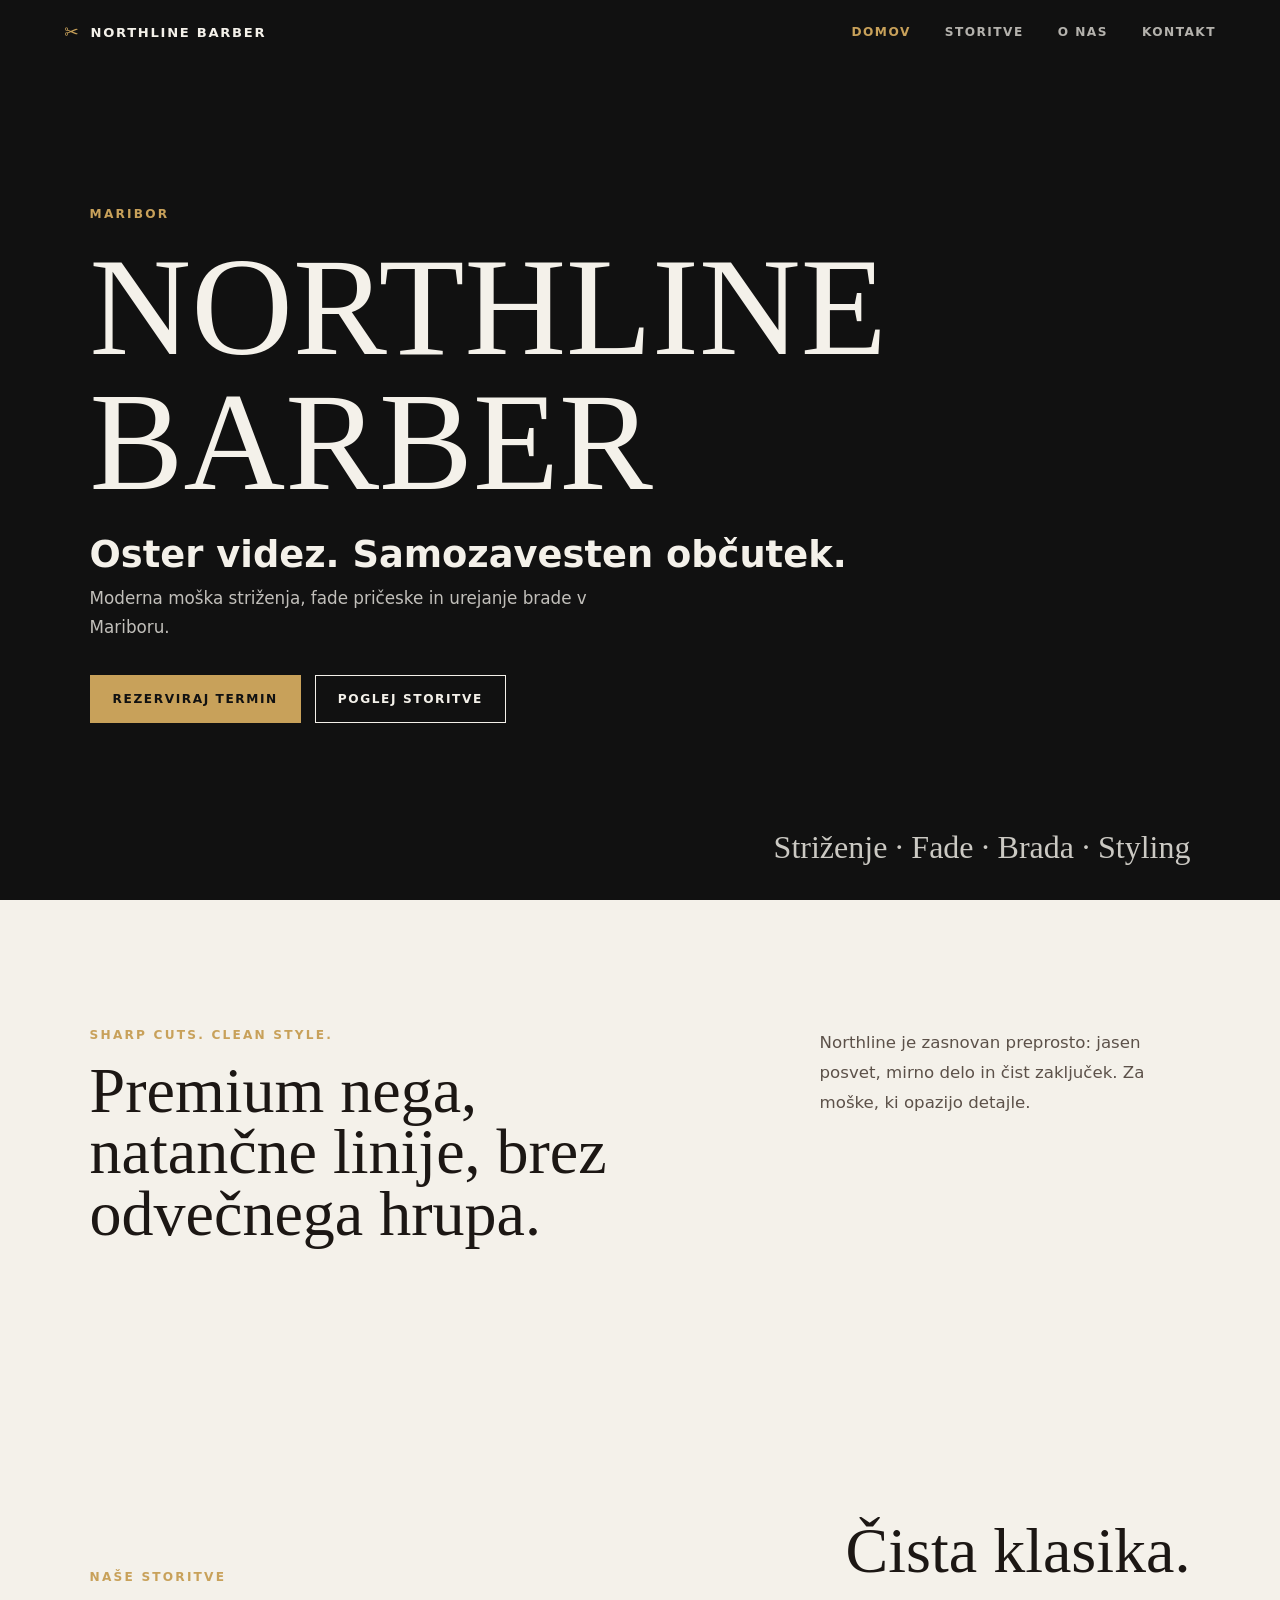
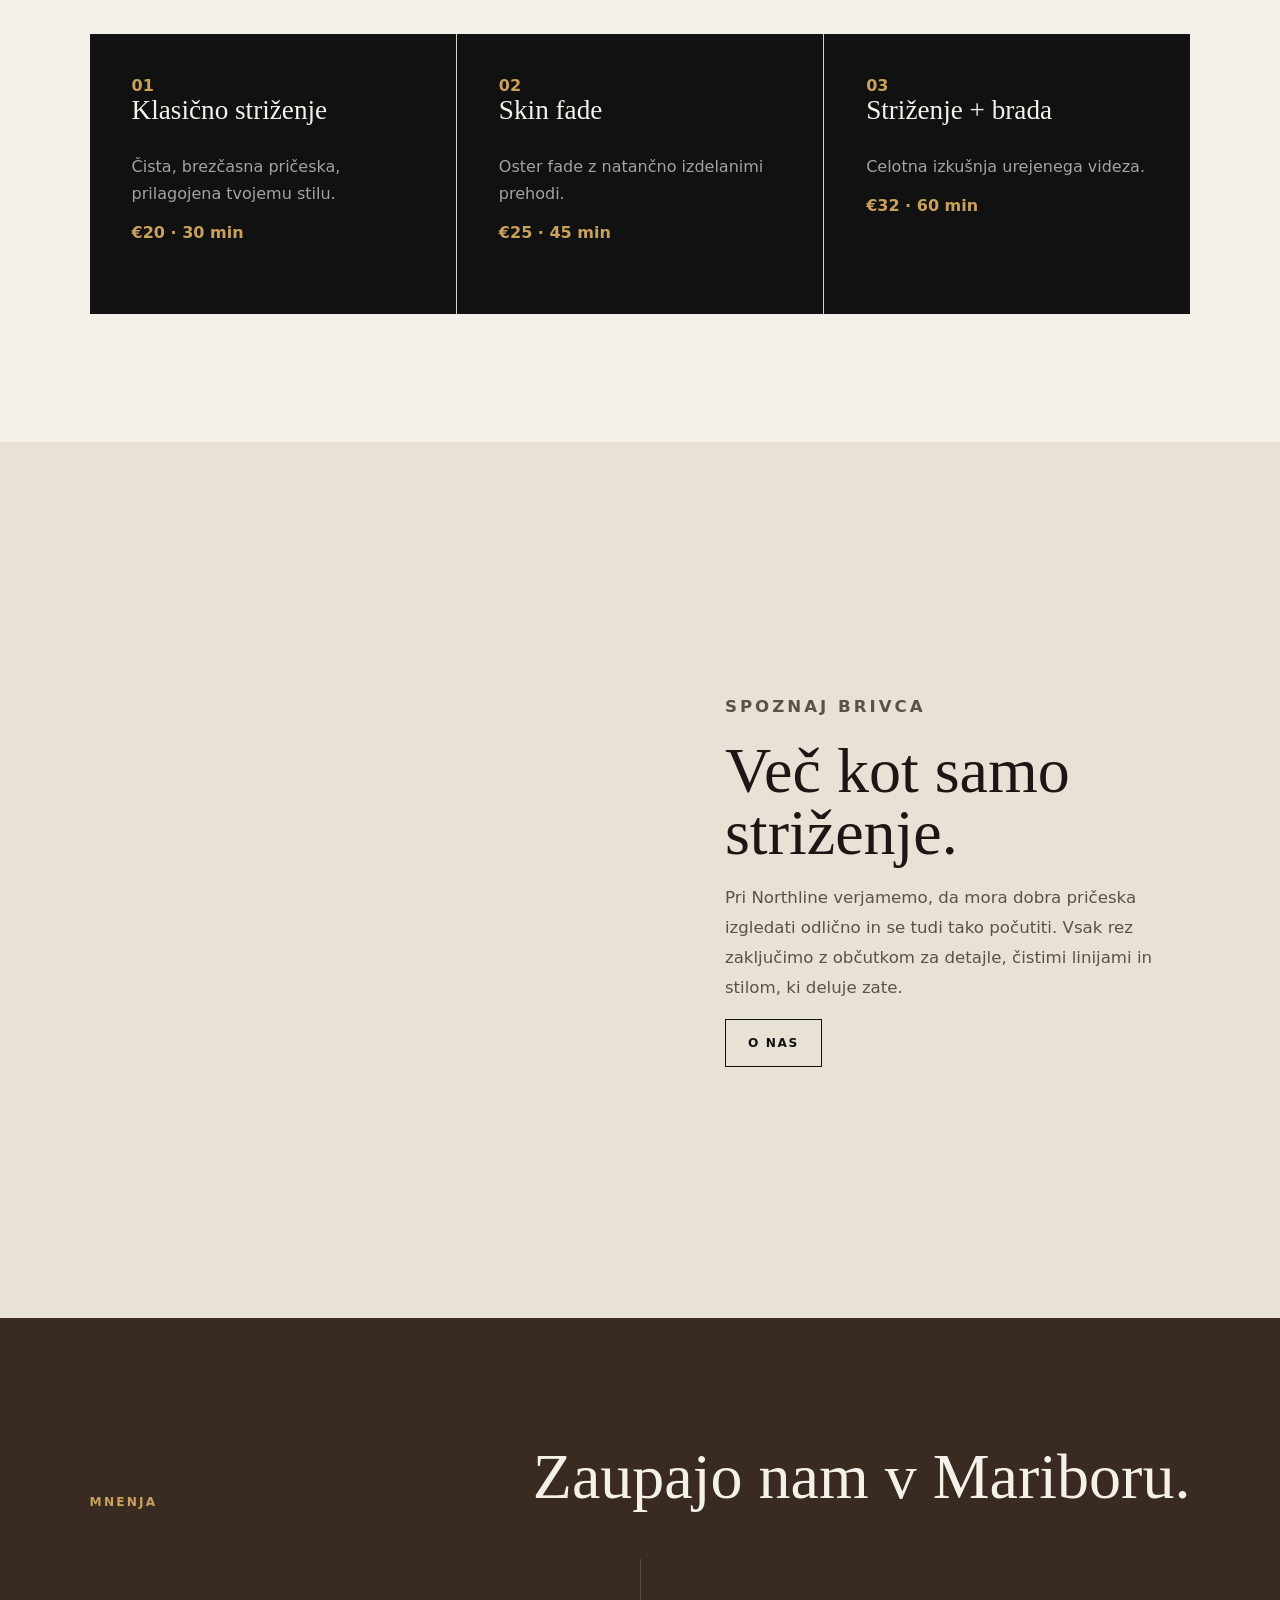
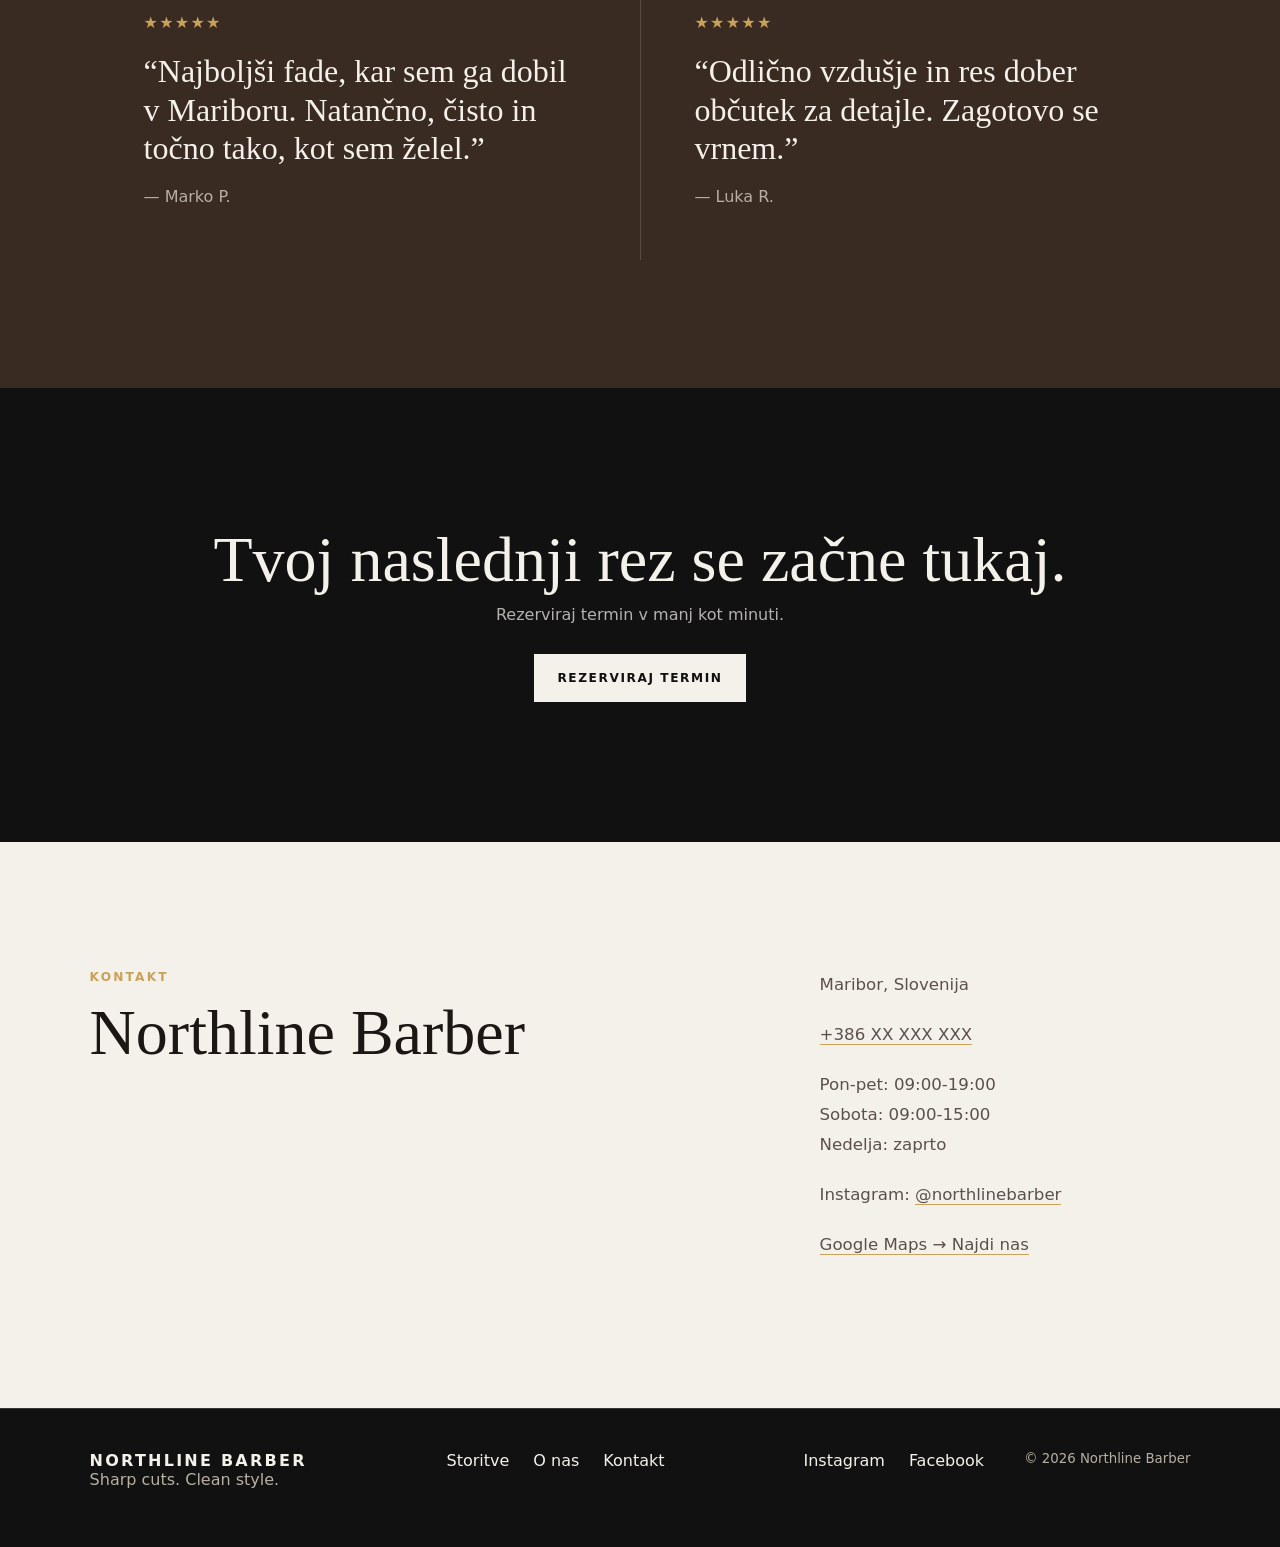
<file: index.html>
<!DOCTYPE html>
<html lang="sl">
<head>
  <meta charset="UTF-8">
  <meta name="viewport" content="width=device-width, initial-scale=1.0">
  <title>Northline Barber | Maribor</title>
  <link rel="preconnect" href="https://images.unsplash.com">
  <link rel="stylesheet" href="assets/styles.css">
  <script defer src="assets/main.js"></script>
</head>
<body>
  <header class="site-header" data-header>
    <a class="brand" href="index.html" aria-label="Northline Barber domov">
      <span class="brand-mark">✂</span>
      <span>NORTHLINE BARBER</span>
    </a>
    <button class="nav-toggle" type="button" aria-label="Odpri navigacijo" aria-expanded="false" data-nav-toggle>
      <span></span><span></span>
    </button>
    <nav class="site-nav" data-nav>
      <a href="index.html" class="active">Domov</a>
      <a href="services.html">Storitve</a>
      <a href="o-nas.html">O nas</a>
      <a href="#contact">Kontakt</a>
    </nav>
  </header>

  <main>
    <section class="hero">
      <div class="hero-image" role="img" aria-label="Brivec pri striženju"></div>
      <div class="hero-content">
        <p class="eyebrow">Maribor</p>
        <h1>NORTHLINE BARBER</h1>
        <p class="hero-lead">Oster videz. Samozavesten občutek.</p>
        <p class="hero-copy">Moderna moška striženja, fade pričeske in urejanje brade v Mariboru.</p>
        <div class="hero-actions">
          <a class="button primary" href="#booking">Rezerviraj termin</a>
          <a class="button secondary" href="services.html">Poglej storitve</a>
        </div>
      </div>
      <div class="hero-strip">Striženje · Fade · Brada · Styling</div>
    </section>

    <section class="section intro-grid">
      <div>
        <p class="eyebrow">Sharp cuts. Clean style.</p>
        <h2>Premium nega, natančne linije, brez odvečnega hrupa.</h2>
      </div>
      <p>Northline je zasnovan preprosto: jasen posvet, mirno delo in čist zaključek. Za moške, ki opazijo detajle.</p>
    </section>

    <section class="section featured-services">
      <div class="section-heading">
        <p class="eyebrow">Naše storitve</p>
        <h2>Čista klasika.</h2>
      </div>
      <div class="service-grid">
        <article class="service-card">
          <span>01</span>
          <h3>Klasično striženje</h3>
          <p>Čista, brezčasna pričeska, prilagojena tvojemu stilu.</p>
          <strong>€20 · 30 min</strong>
        </article>
        <article class="service-card">
          <span>02</span>
          <h3>Skin fade</h3>
          <p>Oster fade z natančno izdelanimi prehodi.</p>
          <strong>€25 · 45 min</strong>
        </article>
        <article class="service-card">
          <span>03</span>
          <h3>Striženje + brada</h3>
          <p>Celotna izkušnja urejenega videza.</p>
          <strong>€32 · 60 min</strong>
        </article>
      </div>
    </section>

    <section class="barber-section section">
      <div class="barber-photo" role="img" aria-label="Brivec pri delu"></div>
      <div class="barber-copy">
        <p class="eyebrow">Spoznaj brivca</p>
        <h2>Več kot samo striženje.</h2>
        <p>Pri Northline verjamemo, da mora dobra pričeska izgledati odlično in se tudi tako počutiti. Vsak rez zaključimo z občutkom za detajle, čistimi linijami in stilom, ki deluje zate.</p>
        <a class="button secondary dark" href="o-nas.html">O nas</a>
      </div>
    </section>

    <section class="reviews section">
      <div class="section-heading">
        <p class="eyebrow">Mnenja</p>
        <h2>Zaupajo nam v Mariboru.</h2>
      </div>
      <div class="review-grid">
        <figure>
          <div>★★★★★</div>
          <blockquote>“Najboljši fade, kar sem ga dobil v Mariboru. Natančno, čisto in točno tako, kot sem želel.”</blockquote>
          <figcaption>— Marko P.</figcaption>
        </figure>
        <figure>
          <div>★★★★★</div>
          <blockquote>“Odlično vzdušje in res dober občutek za detajle. Zagotovo se vrnem.”</blockquote>
          <figcaption>— Luka R.</figcaption>
        </figure>
      </div>
    </section>

    <section class="booking-cta" id="booking">
      <h2>Tvoj naslednji rez se začne tukaj.</h2>
      <p>Rezerviraj termin v manj kot minuti.</p>
      <a class="button primary light" href="tel:+386XXXXXXXX">Rezerviraj termin</a>
    </section>

    <section class="contact-section section" id="contact">
      <div>
        <p class="eyebrow">Kontakt</p>
        <h2>Northline Barber</h2>
      </div>
      <div class="contact-list">
        <p>Maribor, Slovenija</p>
        <p><a href="tel:+386XXXXXXXX">+386 XX XXX XXX</a></p>
        <p>Pon-pet: 09:00-19:00<br>Sobota: 09:00-15:00<br>Nedelja: zaprto</p>
        <p>Instagram: <a href="https://www.instagram.com/" target="_blank" rel="noreferrer">@northlinebarber</a></p>
        <p><a href="https://maps.google.com/?q=Maribor%20Slovenia" target="_blank" rel="noreferrer">Google Maps → Najdi nas</a></p>
      </div>
    </section>
  </main>

  <footer class="site-footer">
    <div>
      <strong>NORTHLINE BARBER</strong>
      <p>Sharp cuts. Clean style.</p>
    </div>
    <nav>
      <a href="services.html">Storitve</a>
      <a href="o-nas.html">O nas</a>
      <a href="index.html#contact">Kontakt</a>
    </nav>
    <div class="socials">
      <a href="https://www.instagram.com/" target="_blank" rel="noreferrer">Instagram</a>
      <a href="https://www.facebook.com/" target="_blank" rel="noreferrer">Facebook</a>
    </div>
    <small>© 2026 Northline Barber</small>
  </footer>
</body>
</html>
</file>
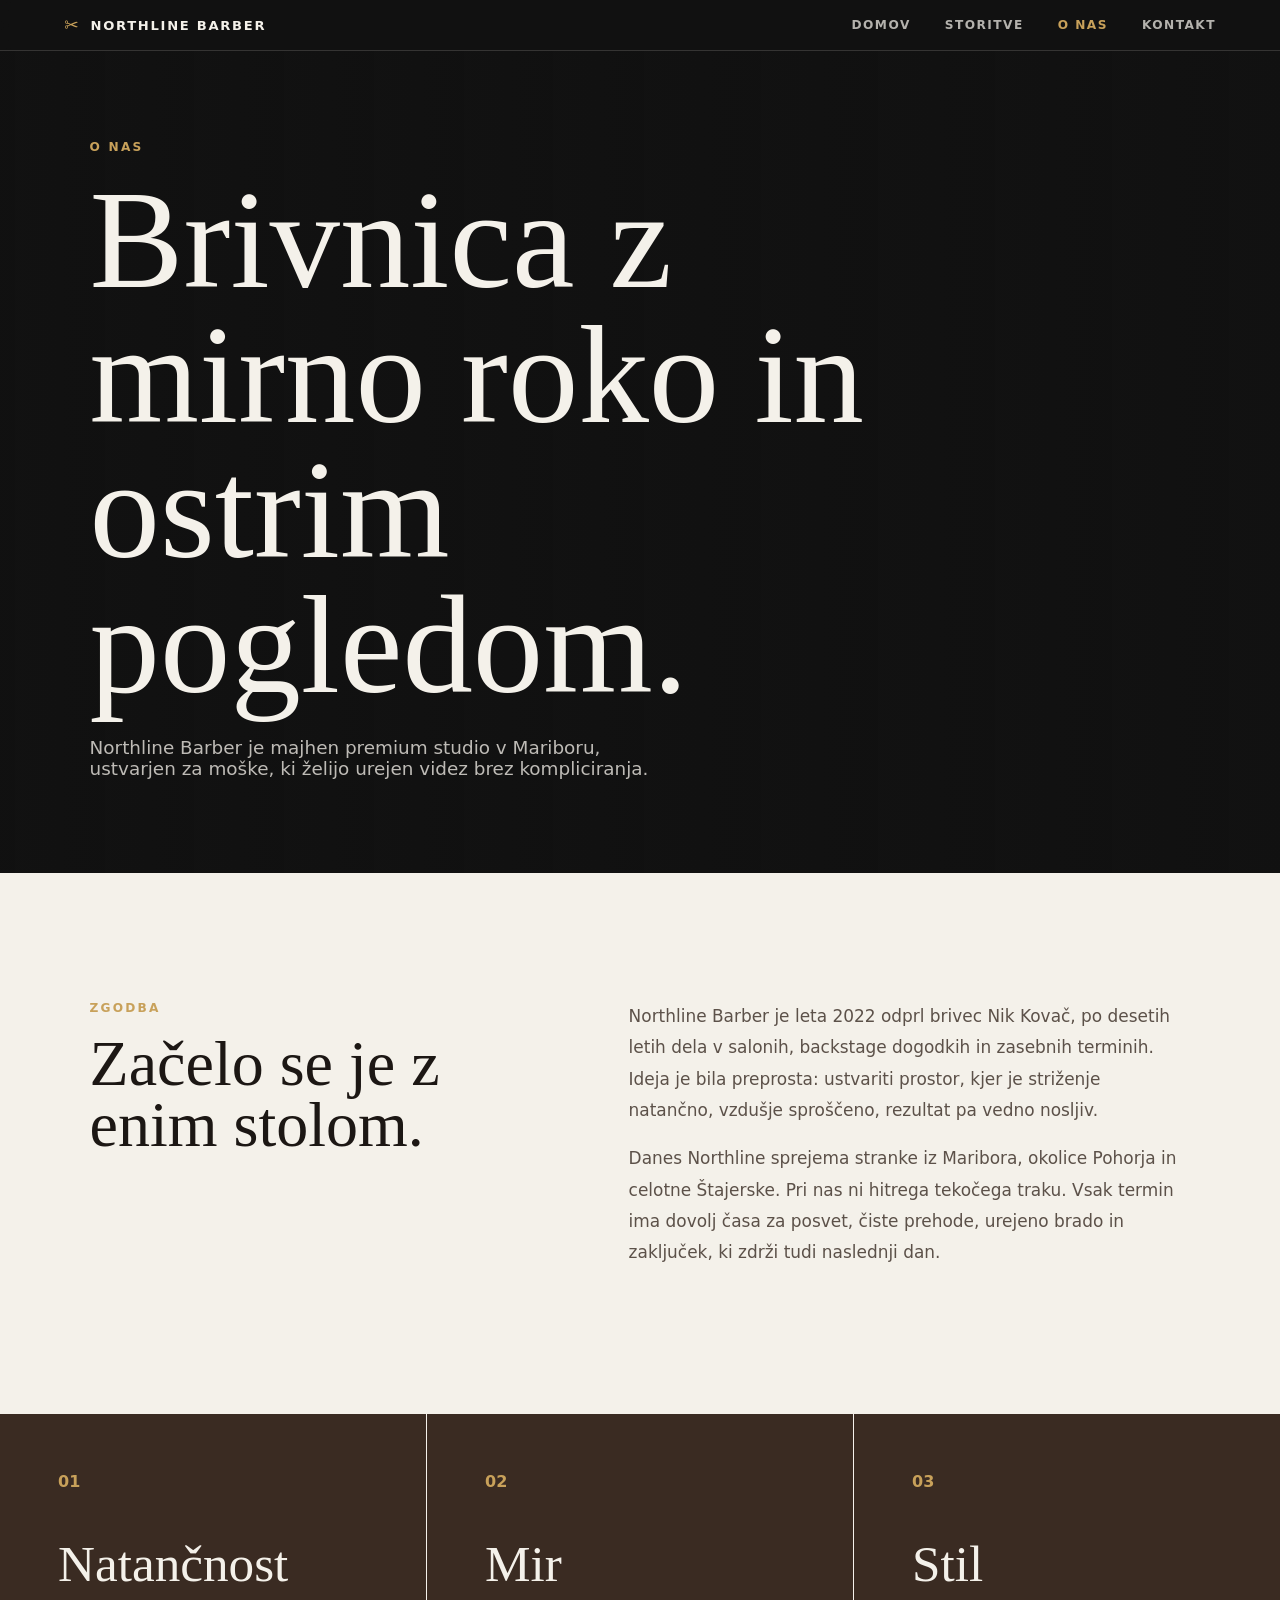
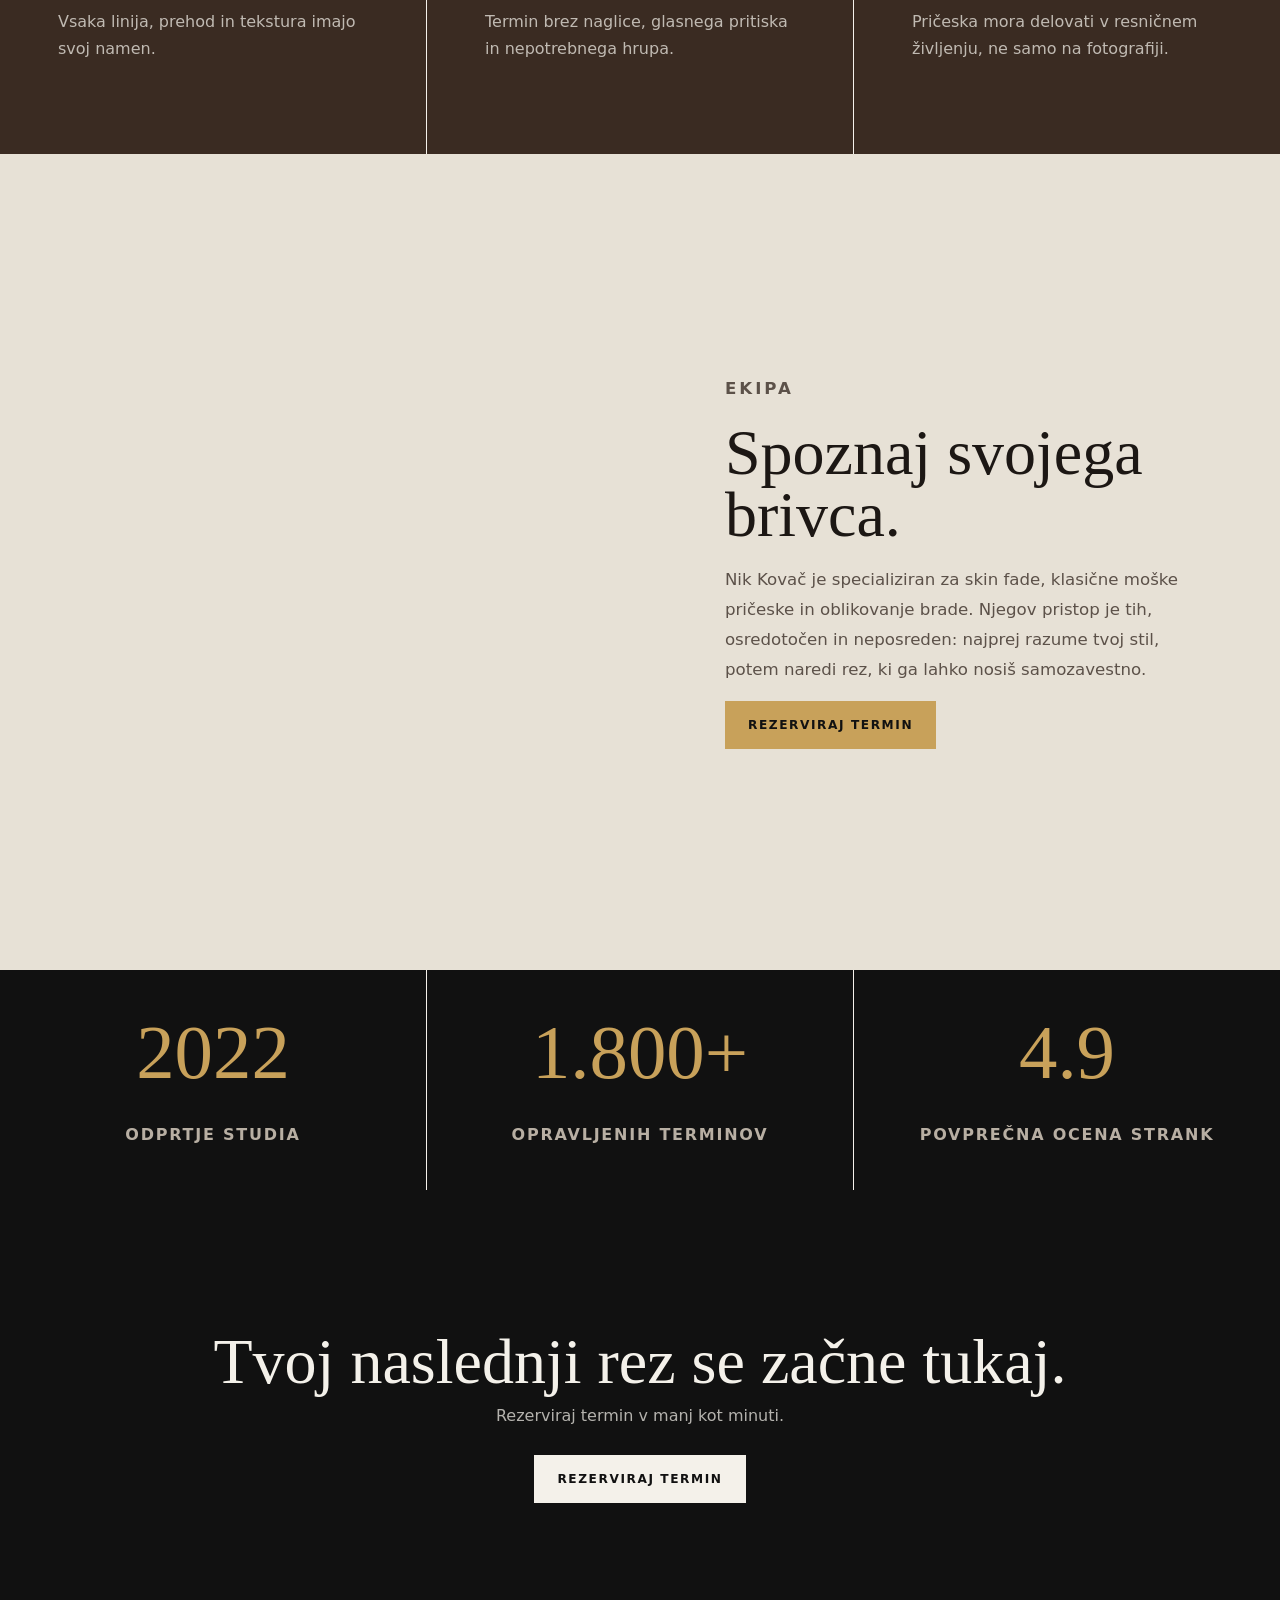
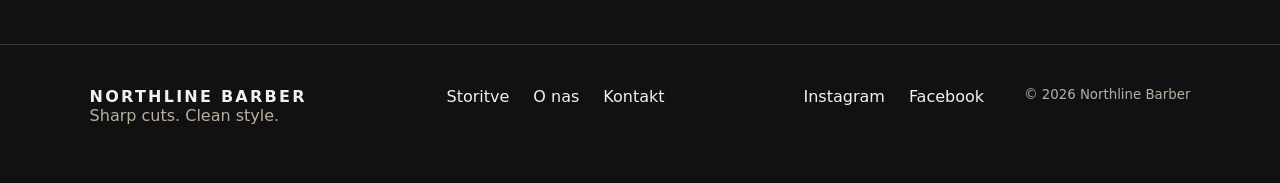
<file: o-nas.html>
<!DOCTYPE html>
<html lang="sl">
<head>
  <meta charset="UTF-8">
  <meta name="viewport" content="width=device-width, initial-scale=1.0">
  <title>O nas | Northline Barber</title>
  <link rel="preconnect" href="https://images.unsplash.com">
  <link rel="stylesheet" href="assets/styles.css">
  <script defer src="assets/main.js"></script>
</head>
<body>
  <header class="site-header solid" data-header>
    <a class="brand" href="index.html"><span class="brand-mark">✂</span><span>NORTHLINE BARBER</span></a>
    <button class="nav-toggle" type="button" aria-label="Odpri navigacijo" aria-expanded="false" data-nav-toggle><span></span><span></span></button>
    <nav class="site-nav" data-nav>
      <a href="index.html">Domov</a>
      <a href="services.html">Storitve</a>
      <a href="o-nas.html" class="active">O nas</a>
      <a href="index.html#contact">Kontakt</a>
    </nav>
  </header>

  <main>
    <section class="page-hero about-hero">
      <p class="eyebrow">O nas</p>
      <h1>Brivnica z mirno roko in ostrim pogledom.</h1>
      <p>Northline Barber je majhen premium studio v Mariboru, ustvarjen za moške, ki želijo urejen videz brez kompliciranja.</p>
    </section>

    <section class="section about-story">
      <div>
        <p class="eyebrow">Zgodba</p>
        <h2>Začelo se je z enim stolom.</h2>
      </div>
      <div class="about-text">
        <p>Northline Barber je leta 2022 odprl brivec Nik Kovač, po desetih letih dela v salonih, backstage dogodkih in zasebnih terminih. Ideja je bila preprosta: ustvariti prostor, kjer je striženje natančno, vzdušje sproščeno, rezultat pa vedno nosljiv.</p>
        <p>Danes Northline sprejema stranke iz Maribora, okolice Pohorja in celotne Štajerske. Pri nas ni hitrega tekočega traku. Vsak termin ima dovolj časa za posvet, čiste prehode, urejeno brado in zaključek, ki zdrži tudi naslednji dan.</p>
      </div>
    </section>

    <section class="about-values">
      <article>
        <span>01</span>
        <h2>Natančnost</h2>
        <p>Vsaka linija, prehod in tekstura imajo svoj namen.</p>
      </article>
      <article>
        <span>02</span>
        <h2>Mir</h2>
        <p>Termin brez naglice, glasnega pritiska in nepotrebnega hrupa.</p>
      </article>
      <article>
        <span>03</span>
        <h2>Stil</h2>
        <p>Pričeska mora delovati v resničnem življenju, ne samo na fotografiji.</p>
      </article>
    </section>

    <section class="split-feature section">
      <div class="about-image" role="img" aria-label="Notranjost brivnice Northline Barber"></div>
      <div>
        <p class="eyebrow">Ekipa</p>
        <h2>Spoznaj svojega brivca.</h2>
        <p>Nik Kovač je specializiran za skin fade, klasične moške pričeske in oblikovanje brade. Njegov pristop je tih, osredotočen in neposreden: najprej razume tvoj stil, potem naredi rez, ki ga lahko nosiš samozavestno.</p>
        <a class="button primary" href="tel:+386XXXXXXXX">Rezerviraj termin</a>
      </div>
    </section>

    <section class="stats-band">
      <div><strong>2022</strong><span>odprtje studia</span></div>
      <div><strong>1.800+</strong><span>opravljenih terminov</span></div>
      <div><strong>4.9</strong><span>povprečna ocena strank</span></div>
    </section>

    <section class="booking-cta">
      <h2>Tvoj naslednji rez se začne tukaj.</h2>
      <p>Rezerviraj termin v manj kot minuti.</p>
      <a class="button primary light" href="tel:+386XXXXXXXX">Rezerviraj termin</a>
    </section>
  </main>

  <footer class="site-footer">
    <div><strong>NORTHLINE BARBER</strong><p>Sharp cuts. Clean style.</p></div>
    <nav><a href="services.html">Storitve</a><a href="o-nas.html">O nas</a><a href="index.html#contact">Kontakt</a></nav>
    <div class="socials"><a href="https://www.instagram.com/" target="_blank" rel="noreferrer">Instagram</a><a href="https://www.facebook.com/" target="_blank" rel="noreferrer">Facebook</a></div>
    <small>© 2026 Northline Barber</small>
  </footer>
</body>
</html>
</file>
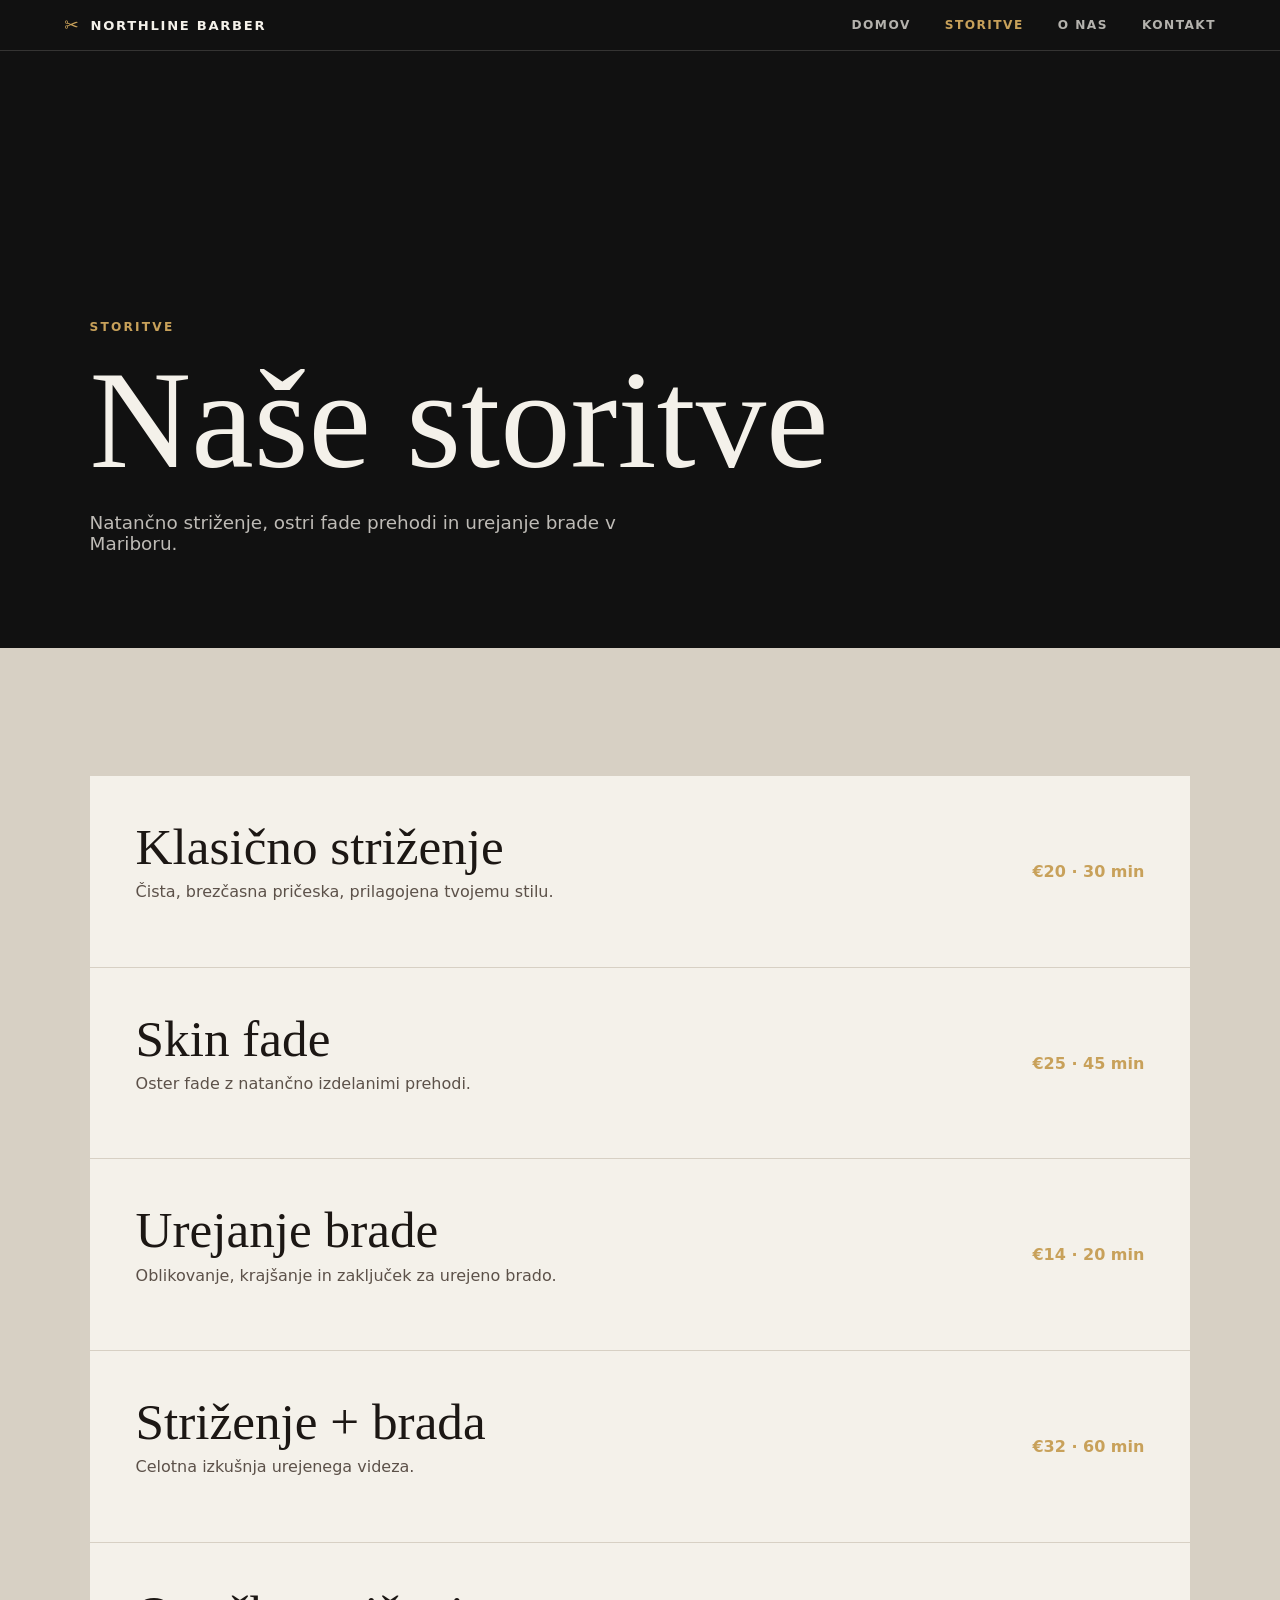
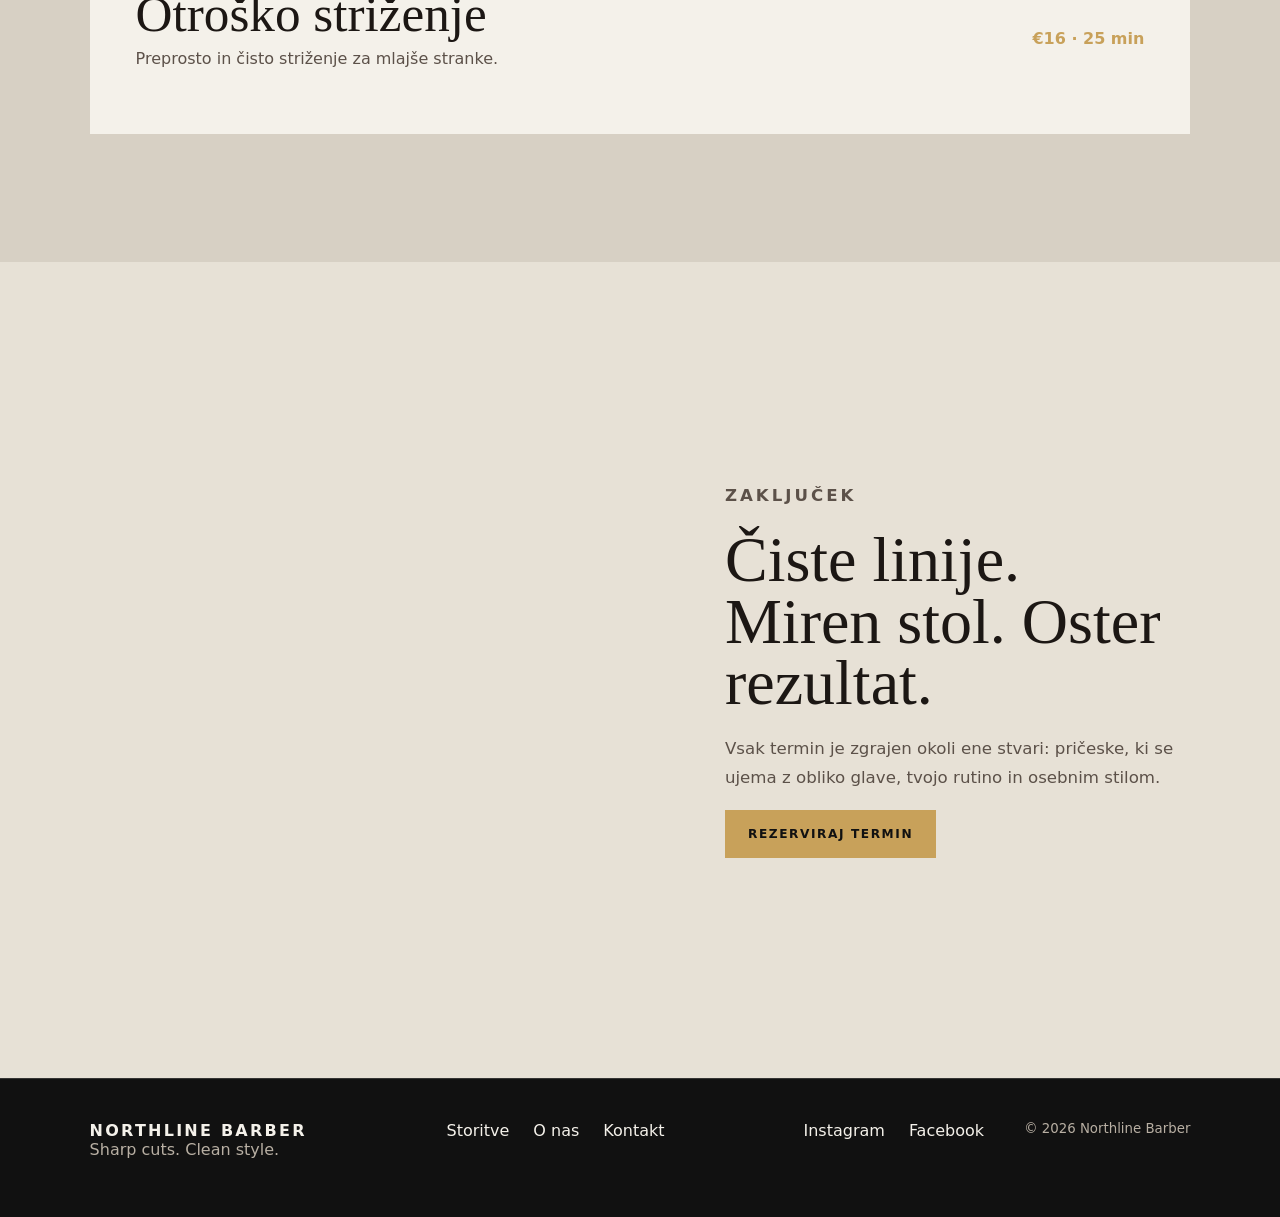
<file: services.html>
<!DOCTYPE html>
<html lang="sl">
<head>
  <meta charset="UTF-8">
  <meta name="viewport" content="width=device-width, initial-scale=1.0">
  <title>Storitve | Northline Barber</title>
  <link rel="preconnect" href="https://images.unsplash.com">
  <link rel="stylesheet" href="assets/styles.css">
  <script defer src="assets/main.js"></script>
</head>
<body>
  <header class="site-header solid" data-header>
    <a class="brand" href="index.html"><span class="brand-mark">✂</span><span>NORTHLINE BARBER</span></a>
    <button class="nav-toggle" type="button" aria-label="Odpri navigacijo" aria-expanded="false" data-nav-toggle><span></span><span></span></button>
    <nav class="site-nav" data-nav>
      <a href="index.html">Domov</a>
      <a href="services.html" class="active">Storitve</a>
      <a href="o-nas.html">O nas</a>
      <a href="index.html#contact">Kontakt</a>
    </nav>
  </header>

  <main>
    <section class="page-hero services-hero">
      <p class="eyebrow">Storitve</p>
      <h1>Naše storitve</h1>
      <p>Natančno striženje, ostri fade prehodi in urejanje brade v Mariboru.</p>
    </section>

    <section class="section price-list">
      <article>
        <div>
          <h2>Klasično striženje</h2>
          <p>Čista, brezčasna pričeska, prilagojena tvojemu stilu.</p>
        </div>
        <strong>€20 · 30 min</strong>
      </article>
      <article>
        <div>
          <h2>Skin fade</h2>
          <p>Oster fade z natančno izdelanimi prehodi.</p>
        </div>
        <strong>€25 · 45 min</strong>
      </article>
      <article>
        <div>
          <h2>Urejanje brade</h2>
          <p>Oblikovanje, krajšanje in zaključek za urejeno brado.</p>
        </div>
        <strong>€14 · 20 min</strong>
      </article>
      <article>
        <div>
          <h2>Striženje + brada</h2>
          <p>Celotna izkušnja urejenega videza.</p>
        </div>
        <strong>€32 · 60 min</strong>
      </article>
      <article>
        <div>
          <h2>Otroško striženje</h2>
          <p>Preprosto in čisto striženje za mlajše stranke.</p>
        </div>
        <strong>€16 · 25 min</strong>
      </article>
    </section>

    <section class="split-feature section">
      <div class="split-image" role="img" aria-label="Natančen zaključek pričeske"></div>
      <div>
        <p class="eyebrow">Zaključek</p>
        <h2>Čiste linije. Miren stol. Oster rezultat.</h2>
        <p>Vsak termin je zgrajen okoli ene stvari: pričeske, ki se ujema z obliko glave, tvojo rutino in osebnim stilom.</p>
        <a class="button primary" href="tel:+386XXXXXXXX">Rezerviraj termin</a>
      </div>
    </section>
  </main>

  <footer class="site-footer">
    <div><strong>NORTHLINE BARBER</strong><p>Sharp cuts. Clean style.</p></div>
    <nav><a href="services.html">Storitve</a><a href="o-nas.html">O nas</a><a href="index.html#contact">Kontakt</a></nav>
    <div class="socials"><a href="https://www.instagram.com/" target="_blank" rel="noreferrer">Instagram</a><a href="https://www.facebook.com/" target="_blank" rel="noreferrer">Facebook</a></div>
    <small>© 2026 Northline Barber</small>
  </footer>
</body>
</html>
</file>
<file: assets/styles.css>
:root {
  --black: #111111;
  --ink: #1c1714;
  --offwhite: #f4f1ea;
  --brown: #3a2b22;
  --gold: #c8a15a;
  --muted: #b8afa3;
  --line: rgba(244, 241, 234, 0.16);
  --serif: Georgia, "Times New Roman", serif;
  --sans: Inter, ui-sans-serif, system-ui, -apple-system, BlinkMacSystemFont, "Segoe UI", sans-serif;
}

* {
  box-sizing: border-box;
}

html {
  scroll-behavior: smooth;
}

body {
  margin: 0;
  background: var(--offwhite);
  color: var(--ink);
  font-family: var(--sans);
}

img {
  display: block;
  width: 100%;
  height: 100%;
  object-fit: cover;
}

a {
  color: inherit;
  text-decoration: none;
}

.site-header {
  position: fixed;
  top: 0;
  left: 0;
  z-index: 20;
  width: 100%;
  display: flex;
  align-items: center;
  justify-content: space-between;
  padding: 22px clamp(20px, 5vw, 64px);
  color: var(--offwhite);
  transition: background 240ms ease, border 240ms ease, padding 240ms ease;
}

.site-header.scrolled,
.site-header.solid {
  background: rgba(17, 17, 17, 0.94);
  border-bottom: 1px solid var(--line);
  padding-block: 15px;
  backdrop-filter: blur(14px);
}

.brand {
  display: inline-flex;
  align-items: center;
  gap: 10px;
  font-size: 0.82rem;
  font-weight: 800;
  letter-spacing: 0.13em;
}

.brand-mark {
  color: var(--gold);
  font-size: 1.1rem;
}

.site-nav {
  display: flex;
  align-items: center;
  gap: clamp(18px, 3vw, 34px);
  font-size: 0.76rem;
  font-weight: 700;
  letter-spacing: 0.12em;
  text-transform: uppercase;
}

.site-nav a {
  opacity: 0.72;
}

.site-nav a:hover,
.site-nav a.active {
  color: var(--gold);
  opacity: 1;
}

.nav-toggle {
  display: none;
}

.hero {
  position: relative;
  min-height: 100svh;
  display: grid;
  align-items: center;
  padding: 120px clamp(20px, 7vw, 92px) 90px;
  overflow: hidden;
  color: var(--offwhite);
  background: var(--black);
}

.hero-image,
.page-hero::before {
  position: absolute;
  inset: 0;
  background-image: linear-gradient(90deg, rgba(17, 17, 17, 0.92), rgba(17, 17, 17, 0.55), rgba(17, 17, 17, 0.12)), url("https://images.unsplash.com/photo-1599351431202-1e0f0137899a?auto=format&fit=crop&w=1800&q=86");
  background-size: cover;
  background-position: center;
}

.hero-content {
  position: relative;
  z-index: 2;
  max-width: 760px;
}

.eyebrow {
  margin: 0 0 18px;
  color: var(--gold);
  font-size: 0.76rem;
  font-weight: 800;
  letter-spacing: 0.18em;
  text-transform: uppercase;
}

h1,
h2,
h3,
p {
  margin-top: 0;
}

h1,
h2 {
  font-family: var(--serif);
  font-weight: 500;
  line-height: 0.96;
}

h1 {
  max-width: 860px;
  margin-bottom: 24px;
  font-size: clamp(4rem, 11vw, 9.5rem);
}

h2 {
  margin-bottom: 20px;
  font-size: clamp(2.35rem, 5vw, 5rem);
}

h3 {
  font-family: var(--serif);
  font-size: 1.7rem;
  font-weight: 500;
}

.hero-lead {
  margin-bottom: 8px;
  font-size: clamp(1.5rem, 3vw, 2.3rem);
  font-weight: 700;
}

.hero-copy {
  max-width: 520px;
  color: rgba(244, 241, 234, 0.78);
  font-size: 1.05rem;
  line-height: 1.7;
}

.hero-actions {
  display: flex;
  flex-wrap: wrap;
  gap: 14px;
  margin-top: 34px;
}

.button {
  display: inline-flex;
  min-height: 48px;
  align-items: center;
  justify-content: center;
  padding: 0 22px;
  border: 1px solid currentColor;
  font-size: 0.76rem;
  font-weight: 900;
  letter-spacing: 0.13em;
  text-transform: uppercase;
}

.button.primary {
  border-color: var(--gold);
  background: var(--gold);
  color: var(--black);
}

.button.secondary {
  color: var(--offwhite);
}

.button.secondary.dark {
  color: var(--black);
}

.button.light {
  border-color: var(--offwhite);
  background: var(--offwhite);
}

.hero-strip {
  position: absolute;
  right: clamp(20px, 7vw, 92px);
  bottom: 34px;
  z-index: 2;
  color: rgba(244, 241, 234, 0.82);
  font-family: var(--serif);
  font-size: clamp(1rem, 2.5vw, 2rem);
}

.section {
  padding: clamp(70px, 10vw, 130px) clamp(20px, 7vw, 92px);
}

.intro-grid,
.contact-section {
  display: grid;
  grid-template-columns: minmax(0, 1.1fr) minmax(280px, 0.65fr);
  gap: clamp(32px, 8vw, 110px);
  align-items: start;
}

.intro-grid p:last-child,
.barber-copy p,
.split-feature p,
.contact-list {
  color: #5c5149;
  font-size: 1.04rem;
  line-height: 1.8;
}

.section-heading {
  display: flex;
  justify-content: space-between;
  gap: 32px;
  align-items: end;
  margin-bottom: 32px;
}

.service-grid {
  display: grid;
  grid-template-columns: repeat(3, minmax(0, 1fr));
  gap: 1px;
  background: #d7d0c4;
}

.service-card {
  min-height: 280px;
  padding: clamp(24px, 4vw, 42px);
  background: var(--black);
  color: var(--offwhite);
}

.service-card span {
  color: var(--gold);
  font-weight: 800;
}

.service-card p {
  color: rgba(244, 241, 234, 0.65);
  line-height: 1.7;
}

.service-card strong,
.price-list strong {
  color: var(--gold);
}

.barber-section,
.split-feature {
  display: grid;
  grid-template-columns: minmax(280px, 0.9fr) minmax(280px, 0.75fr);
  gap: clamp(34px, 6vw, 82px);
  align-items: center;
  background: #e7e1d6;
}

.barber-photo,
.split-image {
  min-height: 620px;
  background-image: url("https://images.unsplash.com/photo-1622296089863-eb7fc530daa8?auto=format&fit=crop&w=1100&q=86");
  background-size: cover;
  background-position: center;
}

.split-image {
  min-height: 560px;
  background-image: url("https://images.unsplash.com/photo-1621605815971-fbc98d665033?auto=format&fit=crop&w=1100&q=86");
}

.reviews {
  background: var(--brown);
  color: var(--offwhite);
}

.review-grid {
  display: grid;
  grid-template-columns: repeat(2, minmax(0, 1fr));
  gap: 1px;
  background: var(--line);
}

.review-grid figure {
  margin: 0;
  padding: clamp(28px, 5vw, 54px);
  background: var(--brown);
}

.review-grid div {
  color: var(--gold);
  letter-spacing: 0.08em;
}

blockquote {
  margin: 20px 0;
  font-family: var(--serif);
  font-size: clamp(1.45rem, 2.5vw, 2.4rem);
  line-height: 1.2;
}

figcaption {
  color: var(--muted);
}

.booking-cta {
  padding: clamp(78px, 11vw, 150px) 20px;
  text-align: center;
  background: var(--black);
  color: var(--offwhite);
}

.booking-cta h2 {
  margin-bottom: 14px;
}

.booking-cta p {
  margin-bottom: 30px;
  color: rgba(244, 241, 234, 0.72);
}

.contact-list p {
  margin-bottom: 20px;
}

.contact-list a {
  border-bottom: 1px solid var(--gold);
}

.site-footer {
  display: grid;
  grid-template-columns: 1.2fr 1.2fr 0.7fr auto;
  gap: 30px;
  padding: 42px clamp(20px, 7vw, 92px);
  background: var(--black);
  color: var(--offwhite);
  border-top: 1px solid var(--line);
}

.site-footer strong {
  letter-spacing: 0.14em;
}

.site-footer p,
.site-footer small {
  color: var(--muted);
}

.site-footer nav,
.socials {
  display: flex;
  flex-wrap: wrap;
  gap: 16px 24px;
}

.page-hero {
  position: relative;
  min-height: 72svh;
  display: grid;
  align-content: end;
  padding: 140px clamp(20px, 7vw, 92px) 76px;
  overflow: hidden;
  color: var(--offwhite);
  background: var(--black);
}

.page-hero::before {
  content: "";
  background-image: linear-gradient(90deg, rgba(17, 17, 17, 0.9), rgba(17, 17, 17, 0.52), rgba(17, 17, 17, 0.2)), url("https://images.unsplash.com/photo-1503951914875-452162b0f3f1?auto=format&fit=crop&w=1800&q=86");
}

.gallery-hero::before {
  background-image: linear-gradient(90deg, rgba(17, 17, 17, 0.9), rgba(17, 17, 17, 0.42), rgba(17, 17, 17, 0.14)), url("https://images.unsplash.com/photo-1521590832167-7bcbfaa6381f?auto=format&fit=crop&w=1800&q=86");
}

.about-hero::before {
  background-image: linear-gradient(90deg, rgba(17, 17, 17, 0.92), rgba(17, 17, 17, 0.5), rgba(17, 17, 17, 0.18)), url("https://images.unsplash.com/photo-1517832606299-7ae9b720a186?auto=format&fit=crop&w=1800&q=86");
}

.page-hero > * {
  position: relative;
  z-index: 1;
}

.page-hero p:last-child {
  max-width: 560px;
  color: rgba(244, 241, 234, 0.76);
  font-size: 1.15rem;
}

.price-list {
  display: grid;
  gap: 1px;
  background: #d7d0c4;
}

.price-list article {
  display: grid;
  grid-template-columns: minmax(0, 1fr) auto;
  gap: 28px;
  align-items: center;
  padding: clamp(26px, 4vw, 46px);
  background: var(--offwhite);
}

.price-list h2 {
  margin-bottom: 8px;
  font-size: clamp(2rem, 4vw, 3.7rem);
}

.price-list p {
  color: #5c5149;
  line-height: 1.6;
}

.about-story {
  display: grid;
  grid-template-columns: minmax(0, 0.8fr) minmax(280px, 1fr);
  gap: clamp(34px, 7vw, 96px);
  align-items: start;
}

.about-text {
  color: #5c5149;
  font-size: 1.06rem;
  line-height: 1.85;
}

.about-values {
  display: grid;
  grid-template-columns: repeat(3, minmax(0, 1fr));
  gap: 1px;
  background: var(--line);
  color: var(--offwhite);
}

.about-values article {
  min-height: 340px;
  padding: clamp(28px, 5vw, 58px);
  background: var(--brown);
}

.about-values span {
  color: var(--gold);
  font-weight: 900;
}

.about-values h2 {
  margin-top: 48px;
  font-size: clamp(2.2rem, 4vw, 4rem);
}

.about-values p {
  max-width: 320px;
  color: rgba(244, 241, 234, 0.72);
  line-height: 1.7;
}

.about-image {
  min-height: 560px;
  background-image: url("https://images.unsplash.com/photo-1503951914875-452162b0f3f1?auto=format&fit=crop&w=1100&q=86");
  background-size: cover;
  background-position: center;
}

.stats-band {
  display: grid;
  grid-template-columns: repeat(3, minmax(0, 1fr));
  gap: 1px;
  background: var(--line);
  color: var(--offwhite);
}

.stats-band div {
  display: grid;
  gap: 10px;
  place-items: center;
  min-height: 220px;
  padding: 34px 20px;
  background: var(--black);
  text-align: center;
}

.stats-band strong {
  color: var(--gold);
  font-family: var(--serif);
  font-size: clamp(2.8rem, 6vw, 5.8rem);
  font-weight: 500;
  line-height: 1;
}

.stats-band span {
  color: var(--muted);
  font-weight: 800;
  letter-spacing: 0.11em;
  text-transform: uppercase;
}

.gallery-labels {
  display: flex;
  justify-content: center;
  gap: clamp(22px, 6vw, 86px);
  padding: 34px 20px;
  background: var(--black);
  color: var(--gold);
  font-size: 0.8rem;
  font-weight: 900;
  letter-spacing: 0.17em;
}

.gallery-grid {
  display: grid;
  grid-template-columns: repeat(4, minmax(0, 1fr));
  grid-auto-rows: 260px;
  gap: 1px;
  background: var(--black);
}

.gallery-grid figure {
  position: relative;
  margin: 0;
  overflow: hidden;
  background: var(--black);
}

.gallery-grid figure::after {
  content: "";
  position: absolute;
  inset: 0;
  background: linear-gradient(180deg, transparent 45%, rgba(17, 17, 17, 0.78));
}

.gallery-grid img {
  transition: transform 600ms ease;
}

.gallery-grid figure:hover img {
  transform: scale(1.055);
}

.gallery-grid figcaption {
  position: absolute;
  left: 20px;
  bottom: 18px;
  z-index: 1;
  color: var(--offwhite);
  font-size: 0.75rem;
  font-weight: 900;
  letter-spacing: 0.16em;
}

.gallery-grid .tall {
  grid-row: span 2;
}

.gallery-grid .wide {
  grid-column: span 2;
}

@media (max-width: 920px) {
  .site-nav {
    position: fixed;
    inset: 70px 18px auto;
    display: grid;
    gap: 0;
    padding: 10px;
    background: rgba(17, 17, 17, 0.98);
    border: 1px solid var(--line);
    opacity: 0;
    pointer-events: none;
    transform: translateY(-10px);
    transition: opacity 180ms ease, transform 180ms ease;
  }

  .site-nav.open {
    opacity: 1;
    pointer-events: auto;
    transform: translateY(0);
  }

  .site-nav a {
    padding: 16px;
  }

  .nav-toggle {
    display: inline-grid;
    width: 44px;
    height: 44px;
    place-items: center;
    border: 1px solid rgba(244, 241, 234, 0.35);
    background: transparent;
    color: var(--offwhite);
  }

  .nav-toggle span {
    width: 18px;
    height: 2px;
    background: currentColor;
  }

  .intro-grid,
  .about-story,
  .barber-section,
  .split-feature,
  .contact-section,
  .review-grid,
  .service-grid,
  .about-values,
  .stats-band,
  .site-footer {
    grid-template-columns: 1fr;
  }

  .barber-photo,
  .split-image,
  .about-image {
    min-height: 430px;
  }

  .gallery-grid {
    grid-template-columns: repeat(2, minmax(0, 1fr));
    grid-auto-rows: 230px;
  }
}

@media (max-width: 560px) {
  .brand {
    max-width: 230px;
    font-size: 0.72rem;
  }

  .hero {
    padding-top: 112px;
  }

  .hero-strip {
    left: 20px;
    right: auto;
    max-width: calc(100% - 40px);
  }

  .button {
    width: 100%;
  }

  .price-list article {
    grid-template-columns: 1fr;
  }

  .gallery-labels {
    flex-wrap: wrap;
    justify-content: flex-start;
  }

  .gallery-grid {
    grid-template-columns: 1fr;
    grid-auto-rows: 300px;
  }

  .gallery-grid .wide,
  .gallery-grid .tall {
    grid-column: auto;
    grid-row: auto;
  }
}
</file>
